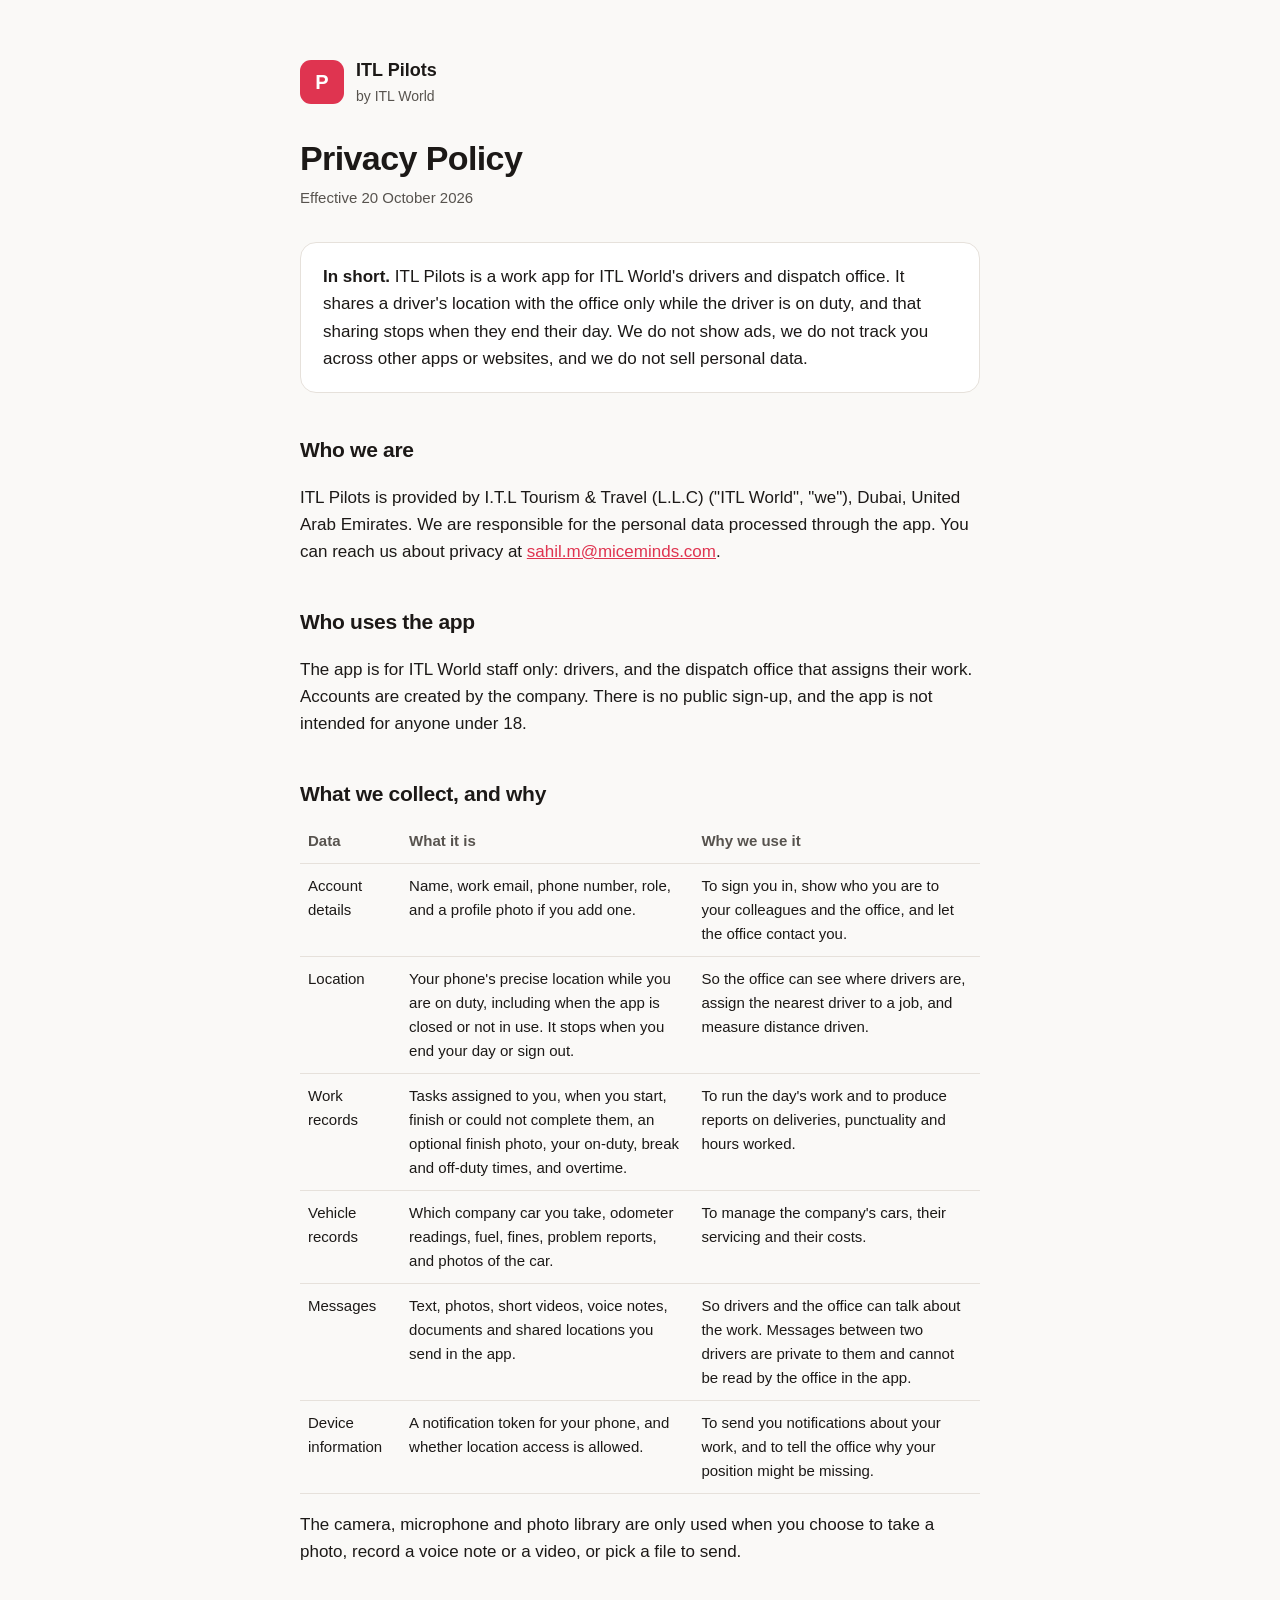
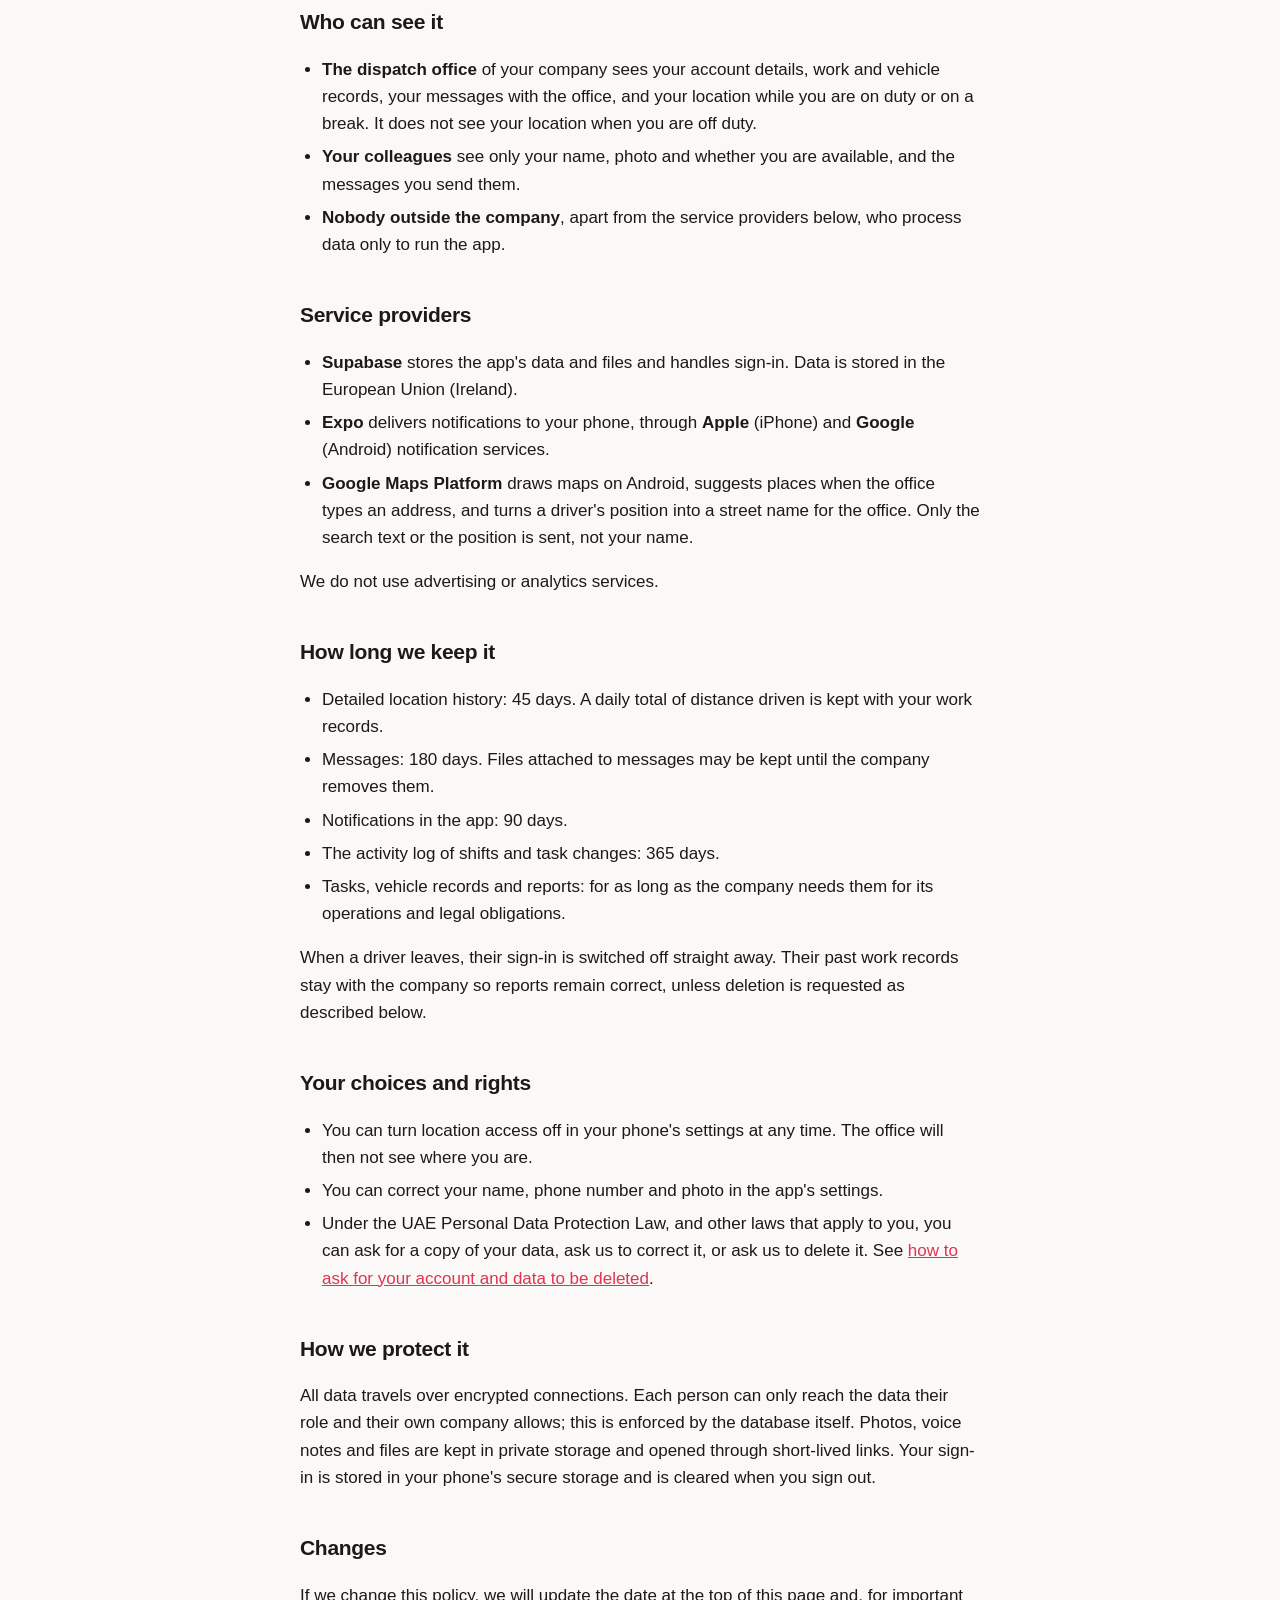
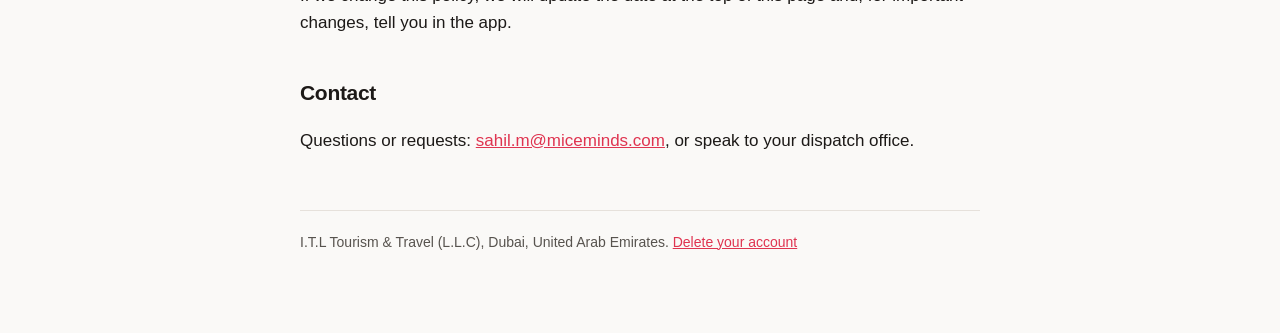
<file: index.html>
<!doctype html>
<html lang="en">
<head>
<meta charset="utf-8">
<meta name="viewport" content="width=device-width, initial-scale=1">
<title>ITL Pilots Privacy Policy</title>
<meta name="description" content="How the ITL Pilots driver dispatch app collects, uses and protects personal data.">
<link rel="stylesheet" href="style.css">
</head>
<body>
<main>
  <div class="brand">
    <div class="tile" aria-hidden="true">P</div>
    <div>
      <div class="name">ITL Pilots</div>
      <div class="by">by ITL World</div>
    </div>
  </div>

  <h1>Privacy Policy</h1>
  <p class="updated">Effective 20 October 2026</p>

  <div class="card">
    <p><strong>In short.</strong> ITL Pilots is a work app for ITL World's drivers and dispatch office. It shares a driver's location with the office only while the driver is on duty, and that sharing stops when they end their day. We do not show ads, we do not track you across other apps or websites, and we do not sell personal data.</p>
  </div>

  <h2>Who we are</h2>
  <p>ITL Pilots is provided by I.T.L Tourism &amp; Travel (L.L.C) ("ITL World", "we"), Dubai, United Arab Emirates. We are responsible for the personal data processed through the app. You can reach us about privacy at <a href="mailto:sahil.m@miceminds.com">sahil.m@miceminds.com</a>.</p>

  <h2>Who uses the app</h2>
  <p>The app is for ITL World staff only: drivers, and the dispatch office that assigns their work. Accounts are created by the company. There is no public sign-up, and the app is not intended for anyone under 18.</p>

  <h2>What we collect, and why</h2>
  <table>
    <thead><tr><th>Data</th><th>What it is</th><th>Why we use it</th></tr></thead>
    <tbody>
      <tr><td>Account details</td><td>Name, work email, phone number, role, and a profile photo if you add one.</td><td>To sign you in, show who you are to your colleagues and the office, and let the office contact you.</td></tr>
      <tr><td>Location</td><td>Your phone's precise location while you are on duty, including when the app is closed or not in use. It stops when you end your day or sign out.</td><td>So the office can see where drivers are, assign the nearest driver to a job, and measure distance driven.</td></tr>
      <tr><td>Work records</td><td>Tasks assigned to you, when you start, finish or could not complete them, an optional finish photo, your on-duty, break and off-duty times, and overtime.</td><td>To run the day's work and to produce reports on deliveries, punctuality and hours worked.</td></tr>
      <tr><td>Vehicle records</td><td>Which company car you take, odometer readings, fuel, fines, problem reports, and photos of the car.</td><td>To manage the company's cars, their servicing and their costs.</td></tr>
      <tr><td>Messages</td><td>Text, photos, short videos, voice notes, documents and shared locations you send in the app.</td><td>So drivers and the office can talk about the work. Messages between two drivers are private to them and cannot be read by the office in the app.</td></tr>
      <tr><td>Device information</td><td>A notification token for your phone, and whether location access is allowed.</td><td>To send you notifications about your work, and to tell the office why your position might be missing.</td></tr>
    </tbody>
  </table>
  <p>The camera, microphone and photo library are only used when you choose to take a photo, record a voice note or a video, or pick a file to send.</p>

  <h2>Who can see it</h2>
  <ul>
    <li><strong>The dispatch office</strong> of your company sees your account details, work and vehicle records, your messages with the office, and your location while you are on duty or on a break. It does not see your location when you are off duty.</li>
    <li><strong>Your colleagues</strong> see only your name, photo and whether you are available, and the messages you send them.</li>
    <li><strong>Nobody outside the company</strong>, apart from the service providers below, who process data only to run the app.</li>
  </ul>

  <h2>Service providers</h2>
  <ul>
    <li><strong>Supabase</strong> stores the app's data and files and handles sign-in. Data is stored in the European Union (Ireland).</li>
    <li><strong>Expo</strong> delivers notifications to your phone, through <strong>Apple</strong> (iPhone) and <strong>Google</strong> (Android) notification services.</li>
    <li><strong>Google Maps Platform</strong> draws maps on Android, suggests places when the office types an address, and turns a driver's position into a street name for the office. Only the search text or the position is sent, not your name.</li>
  </ul>
  <p>We do not use advertising or analytics services.</p>

  <h2>How long we keep it</h2>
  <ul>
    <li>Detailed location history: 45 days. A daily total of distance driven is kept with your work records.</li>
    <li>Messages: 180 days. Files attached to messages may be kept until the company removes them.</li>
    <li>Notifications in the app: 90 days.</li>
    <li>The activity log of shifts and task changes: 365 days.</li>
    <li>Tasks, vehicle records and reports: for as long as the company needs them for its operations and legal obligations.</li>
  </ul>
  <p>When a driver leaves, their sign-in is switched off straight away. Their past work records stay with the company so reports remain correct, unless deletion is requested as described below.</p>

  <h2>Your choices and rights</h2>
  <ul>
    <li>You can turn location access off in your phone's settings at any time. The office will then not see where you are.</li>
    <li>You can correct your name, phone number and photo in the app's settings.</li>
    <li>Under the UAE Personal Data Protection Law, and other laws that apply to you, you can ask for a copy of your data, ask us to correct it, or ask us to delete it. See <a href="delete-account.html">how to ask for your account and data to be deleted</a>.</li>
  </ul>

  <h2>How we protect it</h2>
  <p>All data travels over encrypted connections. Each person can only reach the data their role and their own company allows; this is enforced by the database itself. Photos, voice notes and files are kept in private storage and opened through short-lived links. Your sign-in is stored in your phone's secure storage and is cleared when you sign out.</p>

  <h2>Changes</h2>
  <p>If we change this policy, we will update the date at the top of this page and, for important changes, tell you in the app.</p>

  <h2>Contact</h2>
  <p>Questions or requests: <a href="mailto:sahil.m@miceminds.com">sahil.m@miceminds.com</a>, or speak to your dispatch office.</p>

  <footer>I.T.L Tourism &amp; Travel (L.L.C), Dubai, United Arab Emirates. <a href="delete-account.html">Delete your account</a></footer>
</main>
</body>
</html>
</file>
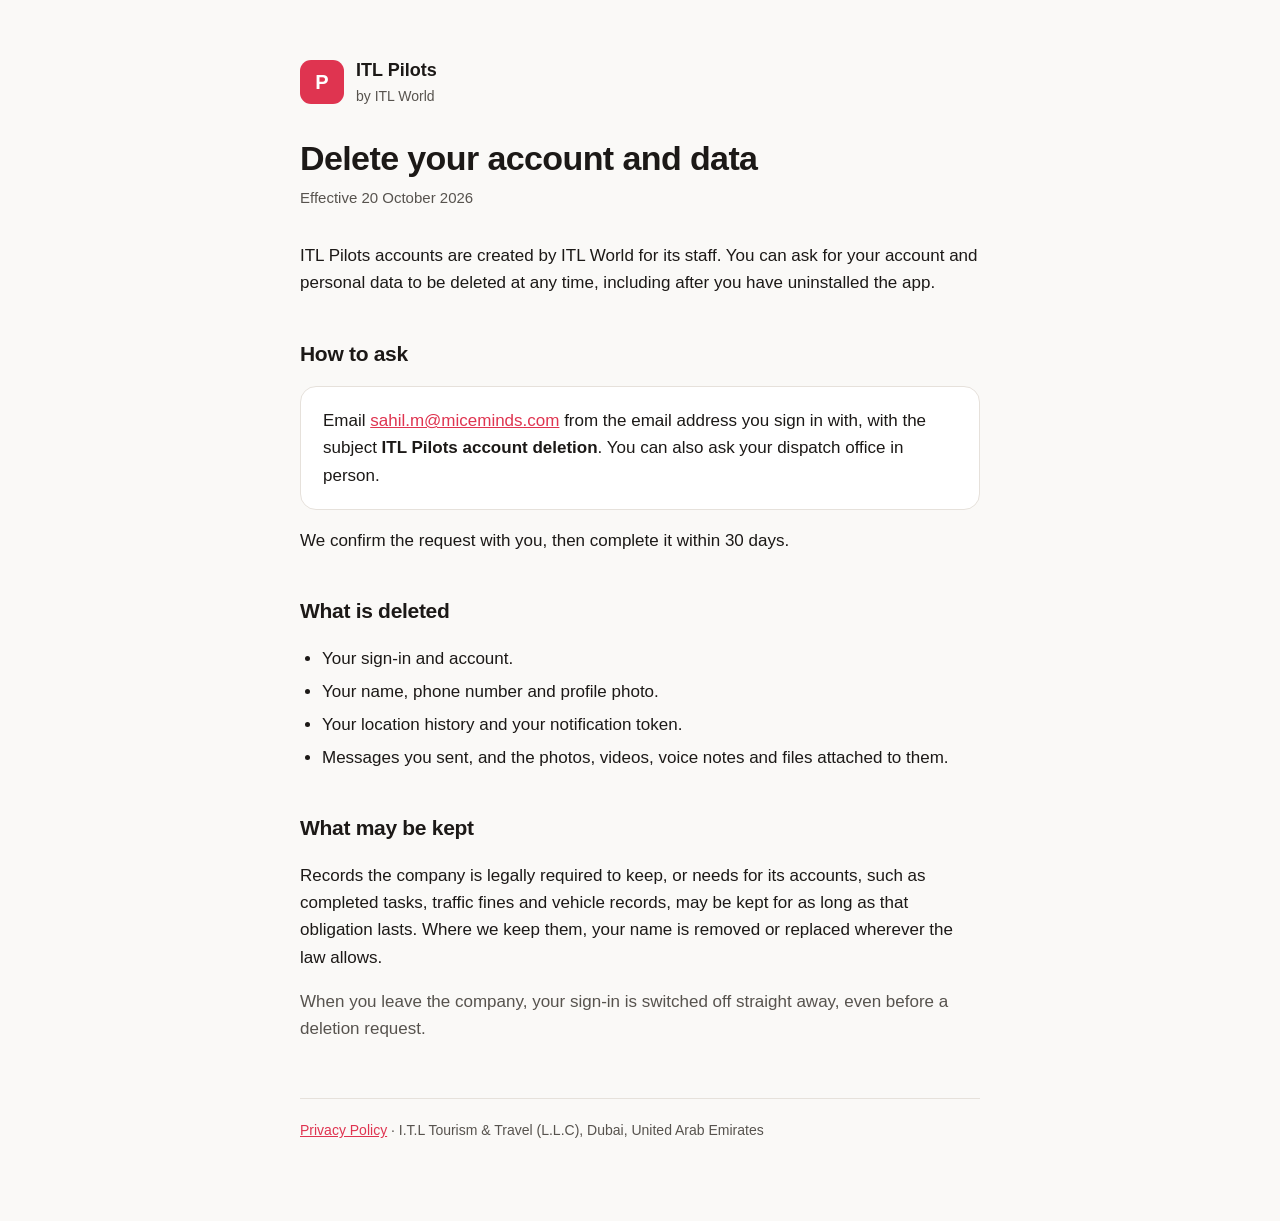
<file: delete-account.html>
<!doctype html>
<html lang="en">
<head>
<meta charset="utf-8">
<meta name="viewport" content="width=device-width, initial-scale=1">
<title>Delete ITL Pilots Account</title>
<meta name="description" content="How to ask for your ITL Pilots account and personal data to be deleted.">
<link rel="stylesheet" href="style.css">
</head>
<body>
<main>
  <div class="brand">
    <div class="tile" aria-hidden="true">P</div>
    <div>
      <div class="name">ITL Pilots</div>
      <div class="by">by ITL World</div>
    </div>
  </div>

  <h1>Delete your account and data</h1>
  <p class="updated">Effective 20 October 2026</p>

  <p>ITL Pilots accounts are created by ITL World for its staff. You can ask for your account and personal data to be deleted at any time, including after you have uninstalled the app.</p>

  <h2>How to ask</h2>
  <div class="card">
    <p>Email <a href="mailto:sahil.m@miceminds.com?subject=ITL%20Pilots%20account%20deletion">sahil.m@miceminds.com</a> from the email address you sign in with, with the subject <strong>ITL Pilots account deletion</strong>. You can also ask your dispatch office in person.</p>
  </div>
  <p>We confirm the request with you, then complete it within 30 days.</p>

  <h2>What is deleted</h2>
  <ul>
    <li>Your sign-in and account.</li>
    <li>Your name, phone number and profile photo.</li>
    <li>Your location history and your notification token.</li>
    <li>Messages you sent, and the photos, videos, voice notes and files attached to them.</li>
  </ul>

  <h2>What may be kept</h2>
  <p>Records the company is legally required to keep, or needs for its accounts, such as completed tasks, traffic fines and vehicle records, may be kept for as long as that obligation lasts. Where we keep them, your name is removed or replaced wherever the law allows.</p>

  <p class="muted">When you leave the company, your sign-in is switched off straight away, even before a deletion request.</p>

  <footer><a href="index.html">Privacy Policy</a> &middot; I.T.L Tourism &amp; Travel (L.L.C), Dubai, United Arab Emirates</footer>
</main>
</body>
</html>
</file>
<file: style.css>
:root {
  --bg: #faf9f7;
  --card: #ffffff;
  --text: #1c1917;
  --muted: #57534e;
  --line: #e6e1db;
  --accent: #df3450;
}
@media (prefers-color-scheme: dark) {
  :root {
    --bg: #141211;
    --card: #1e1b19;
    --text: #f5f3f0;
    --muted: #b8b1aa;
    --line: #34302c;
    --accent: #ff5a74;
  }
}
* { box-sizing: border-box; }
body {
  margin: 0;
  background: var(--bg);
  color: var(--text);
  font: 17px/1.6 -apple-system, BlinkMacSystemFont, "Segoe UI", Roboto, Helvetica, Arial, sans-serif;
  -webkit-text-size-adjust: 100%;
}
main { max-width: 720px; margin: 0 auto; padding: 56px 20px 80px; }
.brand { display: flex; align-items: center; gap: 12px; margin-bottom: 32px; }
.brand .tile {
  width: 44px; height: 44px; border-radius: 11px; background: var(--accent);
  display: grid; place-items: center; color: #fff; font-weight: 700; font-size: 20px;
}
.brand .name { font-weight: 600; font-size: 18px; }
.brand .by { color: var(--muted); font-size: 14px; }
h1 { font-size: 34px; line-height: 1.15; letter-spacing: -0.6px; margin: 0 0 8px; }
.updated { color: var(--muted); font-size: 15px; margin: 0 0 32px; }
h2 { font-size: 21px; letter-spacing: -0.3px; margin: 40px 0 8px; }
p, li { color: var(--text); }
ul { padding-left: 22px; }
li { margin: 6px 0; }
.card {
  background: var(--card); border: 1px solid var(--line); border-radius: 16px;
  padding: 20px 22px; margin: 16px 0;
}
.card p:first-child { margin-top: 0; }
.card p:last-child { margin-bottom: 0; }
table { width: 100%; border-collapse: collapse; font-size: 15px; }
th, td { text-align: left; padding: 10px 8px; border-bottom: 1px solid var(--line); vertical-align: top; }
th { color: var(--muted); font-weight: 600; }
a { color: var(--accent); }
.muted { color: var(--muted); }
footer { margin-top: 56px; padding-top: 20px; border-top: 1px solid var(--line); color: var(--muted); font-size: 14px; }
@media (max-width: 520px) {
  h1 { font-size: 28px; }
  main { padding-top: 36px; }
  table, thead, tbody, tr, th, td { display: block; }
  thead { display: none; }
  td { border-bottom: none; padding: 2px 0; }
  tr { border-bottom: 1px solid var(--line); padding: 10px 0; }
  td:first-child { font-weight: 600; }
}
</file>
